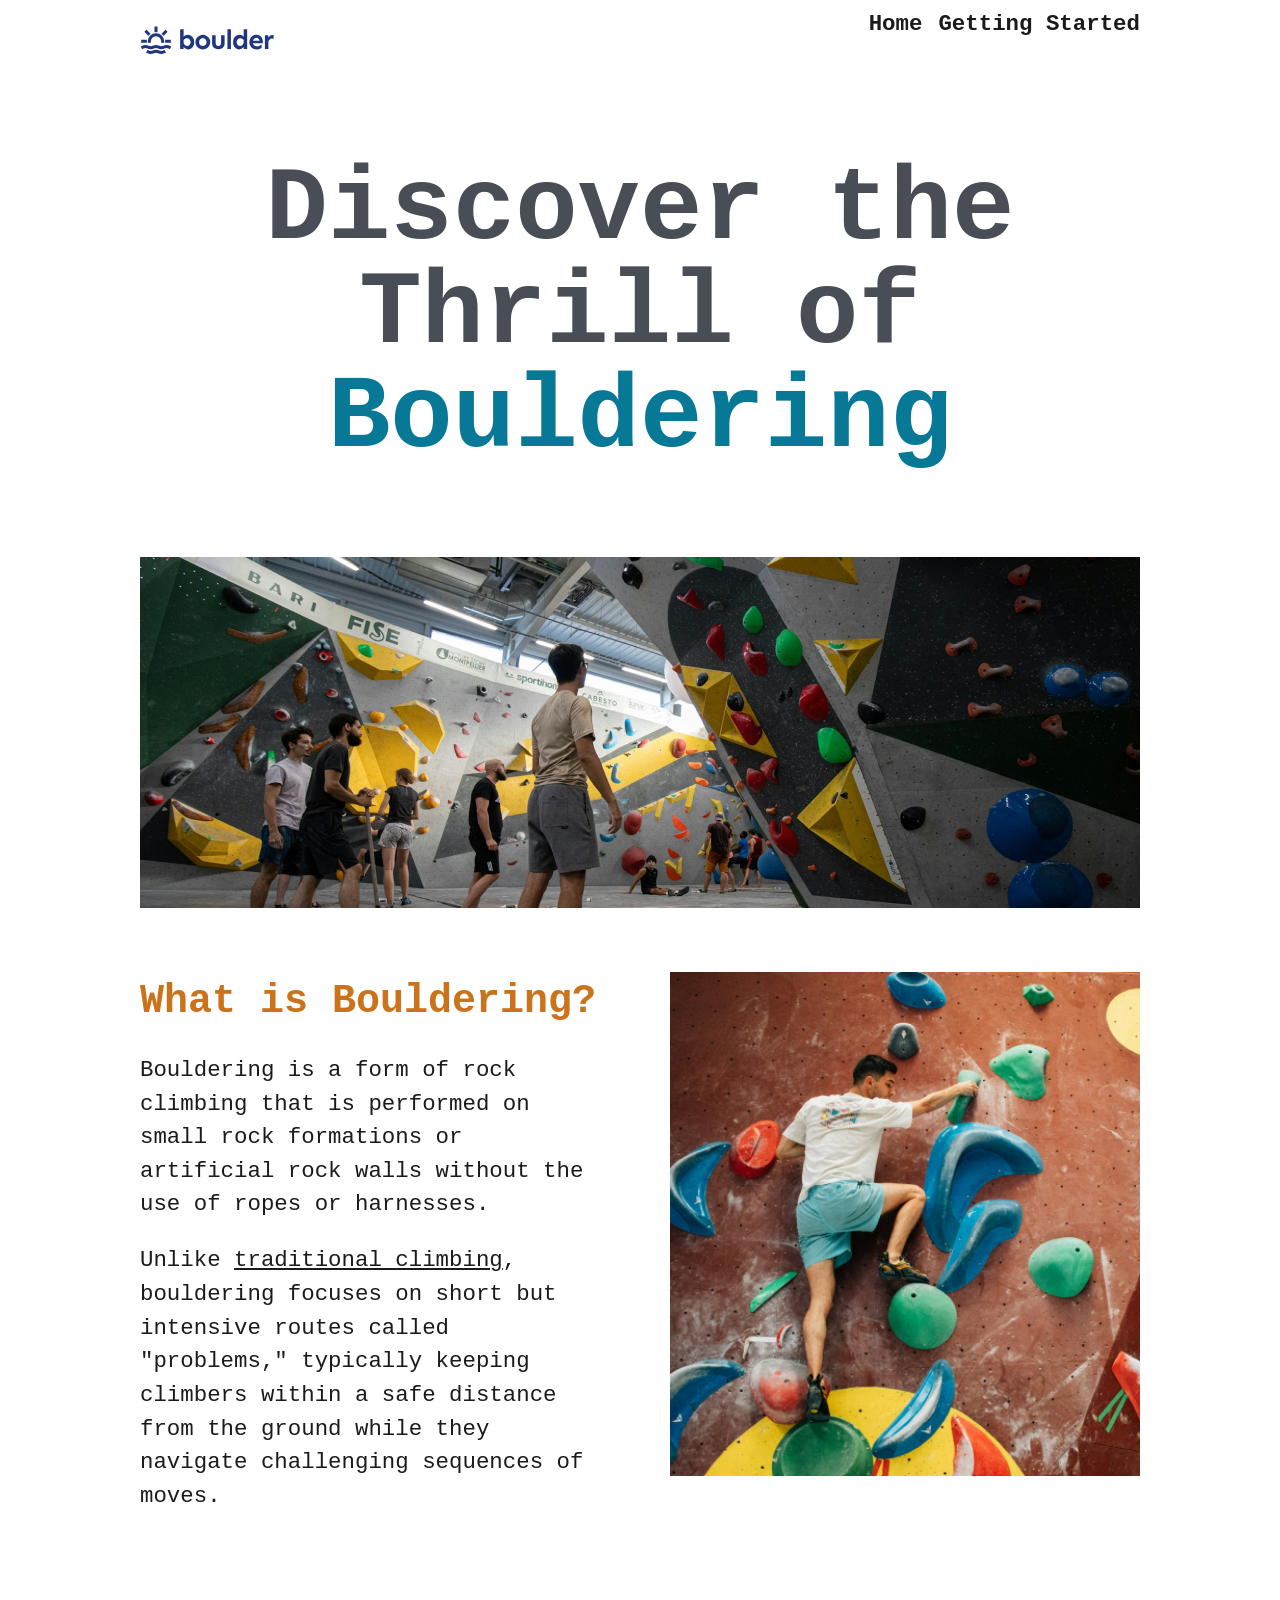
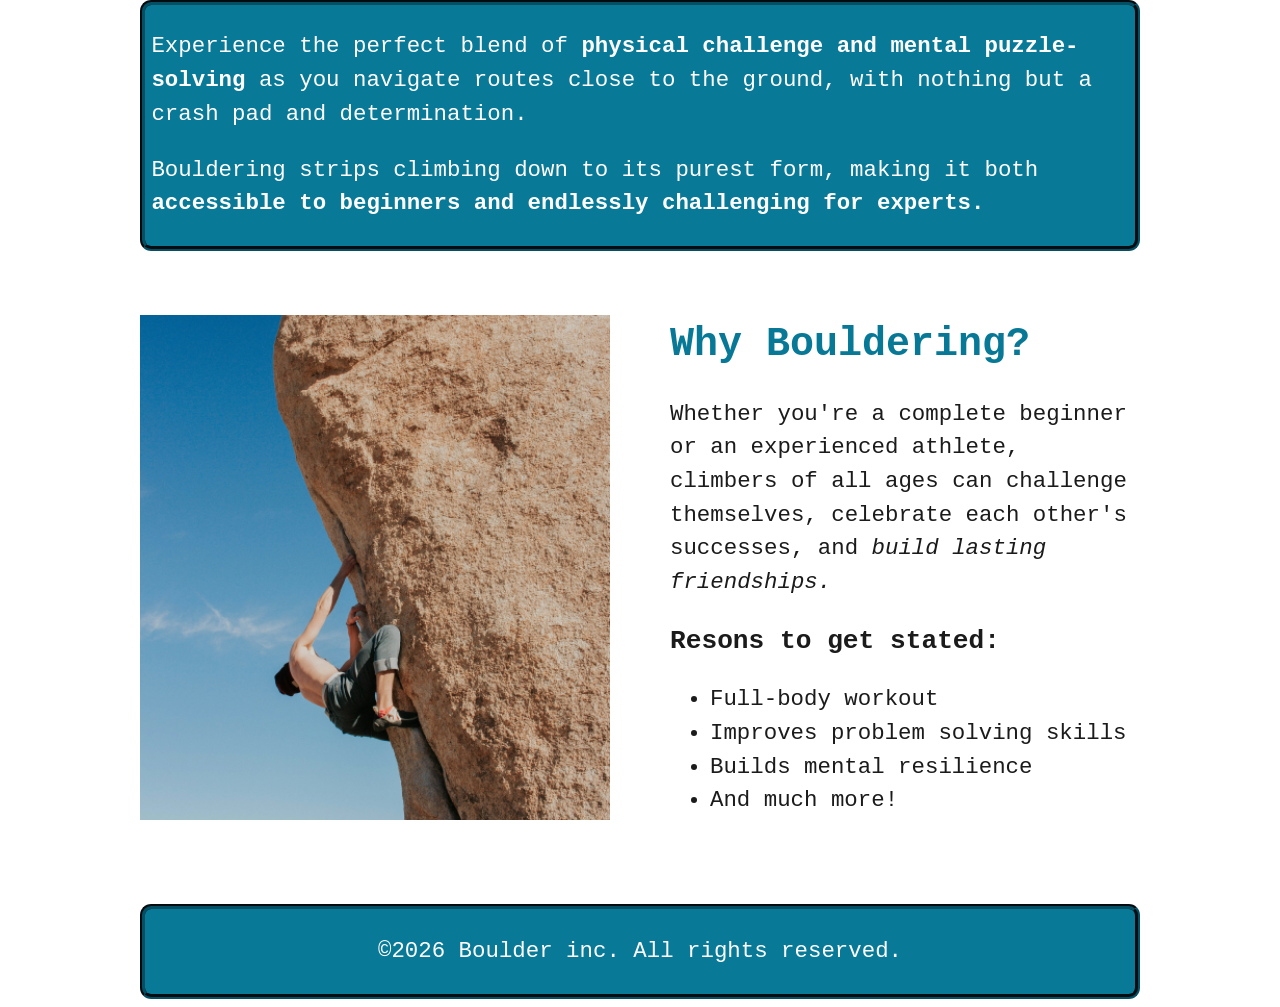
<file: index.html>
<!DOCTYPE html>
<html lang="en">
<head>
    <meta charset="UTF-8">
    <meta name="viewport" content="width=device-width, initial-scale=1.0">
    <title>Boulder Gym</title>
    <link rel="stylesheet" href="./css/styles.css">
</head>
<body>
    
    <div class="wrapper">

        <header>

            <img src="./images/logo.svg" alt="logo of Boulder Inc.">

            <nav class="primary-navigation" aria-label="Primary Navigation">
                <ul>
                    <li><a href="./index.html">Home</a></li>
                    <li><a href="./getting-started.html" >Getting Started</a></li>
                </ul>
            </nav>

        </header>

        <main>

            <section>
                <h1 class="title">Discover the Thrill of <span class="teal-text">Bouldering</span></h1>
                <img src="./images/bouldering-gym.jpg" alt="people standing and looking at boulderign problems at indoor bouldering gym">
            </section>

            <section class="two-column-layout">

                <div class="content">

                    <h2>What is Bouldering?</h2>

                    <p>Bouldering is a form of rock climbing that is performed on small rock formations or artificial rock walls without the use of ropes or harnesses. </p>

                    <p>Unlike <a href="https://en.wikipedia.org/wiki/Traditional_climbing" target="_blank" rel="noreferrer noopener">traditional climbing</a>, bouldering focuses on short but intensive routes called "problems," typically keeping climbers within a safe distance from the ground while they navigate challenging sequences of moves.</p>
                </div>

                <img src="./images/what-is-bouldering.jpg" alt="A person climbing/solving an indoor boulder problem">

            </section>

            <section class="teal-background">
                <p>Experience the perfect blend of <strong>physical challenge and mental puzzle-solving</strong> as you navigate routes close to the ground, with nothing but a crash pad and determination.</p>
                <p>Bouldering strips climbing down to its purest form, making it both <strong>accessible to beginners and endlessly challenging for experts.</strong></p>
            </section>

            <section class="two-column-layout">
                
                <img src="./images/why-bouldering.jpg" alt="A man climbing a boulder in an outdoor boulder gym">

                <div class="content">
                    <h2 class="teal-text">Why Bouldering?</h2>
                    <p>Whether you're a complete beginner or an experienced athlete, climbers of all ages can challenge themselves, celebrate each other's successes, and <em>build lasting friendships.</em></p>

                    <h3>Resons to get stated:</h3>

                    <ul>
                        <li>Full-body workout</li>
                        <li>Improves problem solving skills</li>
                        <li>Builds mental resilience</li>
                        <li>And much more!</li>
                    </ul>

                </div>

            </section>

        </main>

        <footer class="teal-background">
            <p>&copy;2026 Boulder inc. All rights reserved.</p>
        </footer>

    </div>

</body>
</html>
</file>
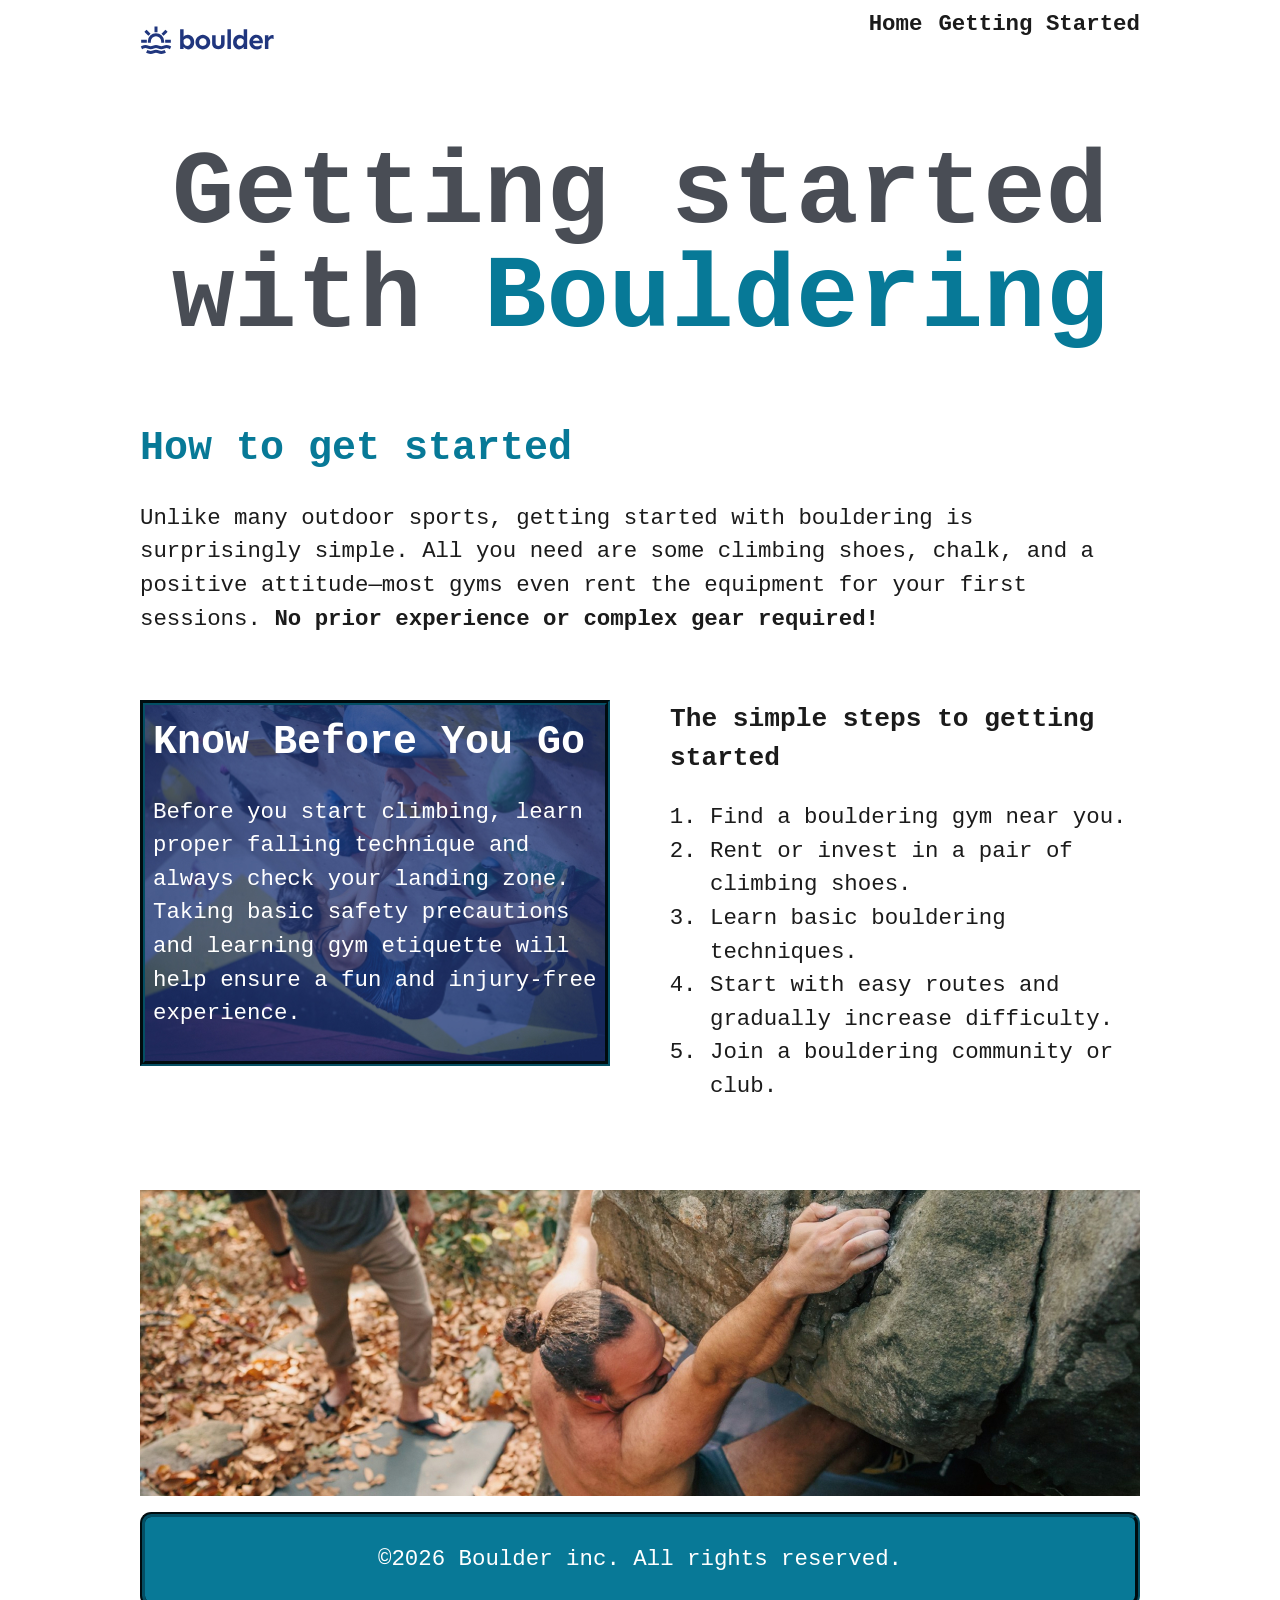
<file: getting-started.html>
<!DOCTYPE html>
<html lang="en">
<head>
    <meta charset="UTF-8">
    <meta name="viewport" content="width=device-width, initial-scale=1.0">
    <title>Getting Started</title>
    <link rel="stylesheet" href="./css/styles.css">
</head>
<body>
    
    <div class="wrapper">
        <header>
            <img src="./images/logo.svg" alt="Boulder Inc. Logo">
            <nav class="primary-navigation" aria-label="Primary Navigation">
                <ul>
                    <li><a href="./index.html">Home</a></li>
                    <li><a href="./getting-started.html">Getting Started</a></li>
                </ul>
            </nav>
        </header>
        <main>
            <h1 class="title">Getting started with <span class="teal-text">Bouldering</span></h1>

            <section>

                <h2 class="teal-text">How to get started</h2>
                <p>Unlike many outdoor sports, getting started with bouldering is surprisingly simple. All you need are some climbing shoes, chalk, and a positive attitude—most gyms even rent the equipment for your first sessions. <strong>No prior experience or complex gear required!</strong></p>

            </section>

            <section class="two-column-layout">

                <div class="background-accent">
                    <h2>Know Before You Go</h2>
                    <p>Before you start climbing, learn proper falling technique and always check your landing zone. Taking basic safety precautions and learning gym etiquette will help ensure a fun and injury-free experience.</p>
                </div>

                <div>

                    <h3>The simple steps to getting started</h3>
                    <ol>
                        <li>Find a bouldering gym near you.</li>
                        <li>Rent or invest in a pair of climbing shoes.</li>
                        <li>Learn basic bouldering techniques.</li>
                        <li>Start with easy routes and gradually increase difficulty.</li>
                        <li>Join a bouldering community or club.</li>
                    </ol>
                    
                </div>

            </section>
        
            <img src="./images/getting-started-outdoors.jpg" alt="A person climbing a boulder in outdoor bouldering gym">
        </main>
        <footer class="teal-background">
            <p>&copy;2026 Boulder inc. All rights reserved.</p>
        </footer>
    </div>
</body>
</html>
</file>
<file: css/styles.css>
*,
*:after,
*:before {
    box-sizing: border-box;
}

body {
    font-family:'Courier New', Courier, monospace, sans-serif;
    color: #1b1b1b;
    font-size: 1.1rem;
    line-height: 1.5;
    margin: 0.5rem;

    @media (width > 850px){
        font-size: 1.4rem;
    }
}

.wrapper{
    max-inline-size: 1000px;
    margin: 0 auto;
    
}

.teal-text{
    color: #077997;
}

img {
    max-inline-size: 100%;
    display: block;
    margin-block: 1rem;
}

                /* Navigation */

header {
    display: flex;
    justify-content: space-between;
}

.primary-navigation ul {
    display: flex;
    gap: 1rem;

    list-style: none;
    margin: 0;
    padding: 0;
}

.primary-navigation ul a {
    text-decoration: none;
    color: inherit;
    font-weight: bold;
}

.primary-navigation a:hover,
.primary-navigation a:focus-visible {
    color: #cf6c6c;
}

.title {
    line-height: 1;
    /* font-size: 2rem; */
    font-size: 2.5rem;
    color: #494d55;
    text-align: center;

    @media (width > 500px){
        font-size: 5rem;
        line-height: 1;
    }

    @media (width > 850px) {
        font-size: 6.5rem;
        line-height: 1;
    }
}

h2{
    color: #cb731b;
    font-size: 2rem;
    margin: 0;

    @media (width > 850px){
        font-size: 2.5rem;
    }
}

h3 {
    margin: 0;
}

.background-accent{
    background-image: url(../images/simple-steps.jpg);
    background-position: center;
    background-size: cover;
    color: #fff;
    padding: 0.5rem;
    border: 5px groove #044f64;
}

.background-accent h2 {
    color: #fff;
}

.teal-background{
    background: #087997;
    color: #fff;
    padding: 0.2rem 0.4rem;
    border: 5px groove #044f64;
    border-radius: 0.7rem;
}

footer{
    text-align: center;
    margin-top: 1rem;
}

/* Layout */
.two-column-layout,
.two-column-layout > *{
    margin-block: 2rem;
}



@media (width > 850px){
    .two-column-layout{
        display: flex;
        justify-content: space-between;
        gap: 2rem;
    }

    .two-column-layout > * {
        max-inline-size: 47%;
        flex: 1 1 0;
        align-self: start;
    }
}

a{
    color: inherit;
}

a:visited{
    color: #79df79;
}

a:hover, 
a:focus-visible {
    color: #a28348;
}

a:active {
    color: #1f190a00;
}
</file>
